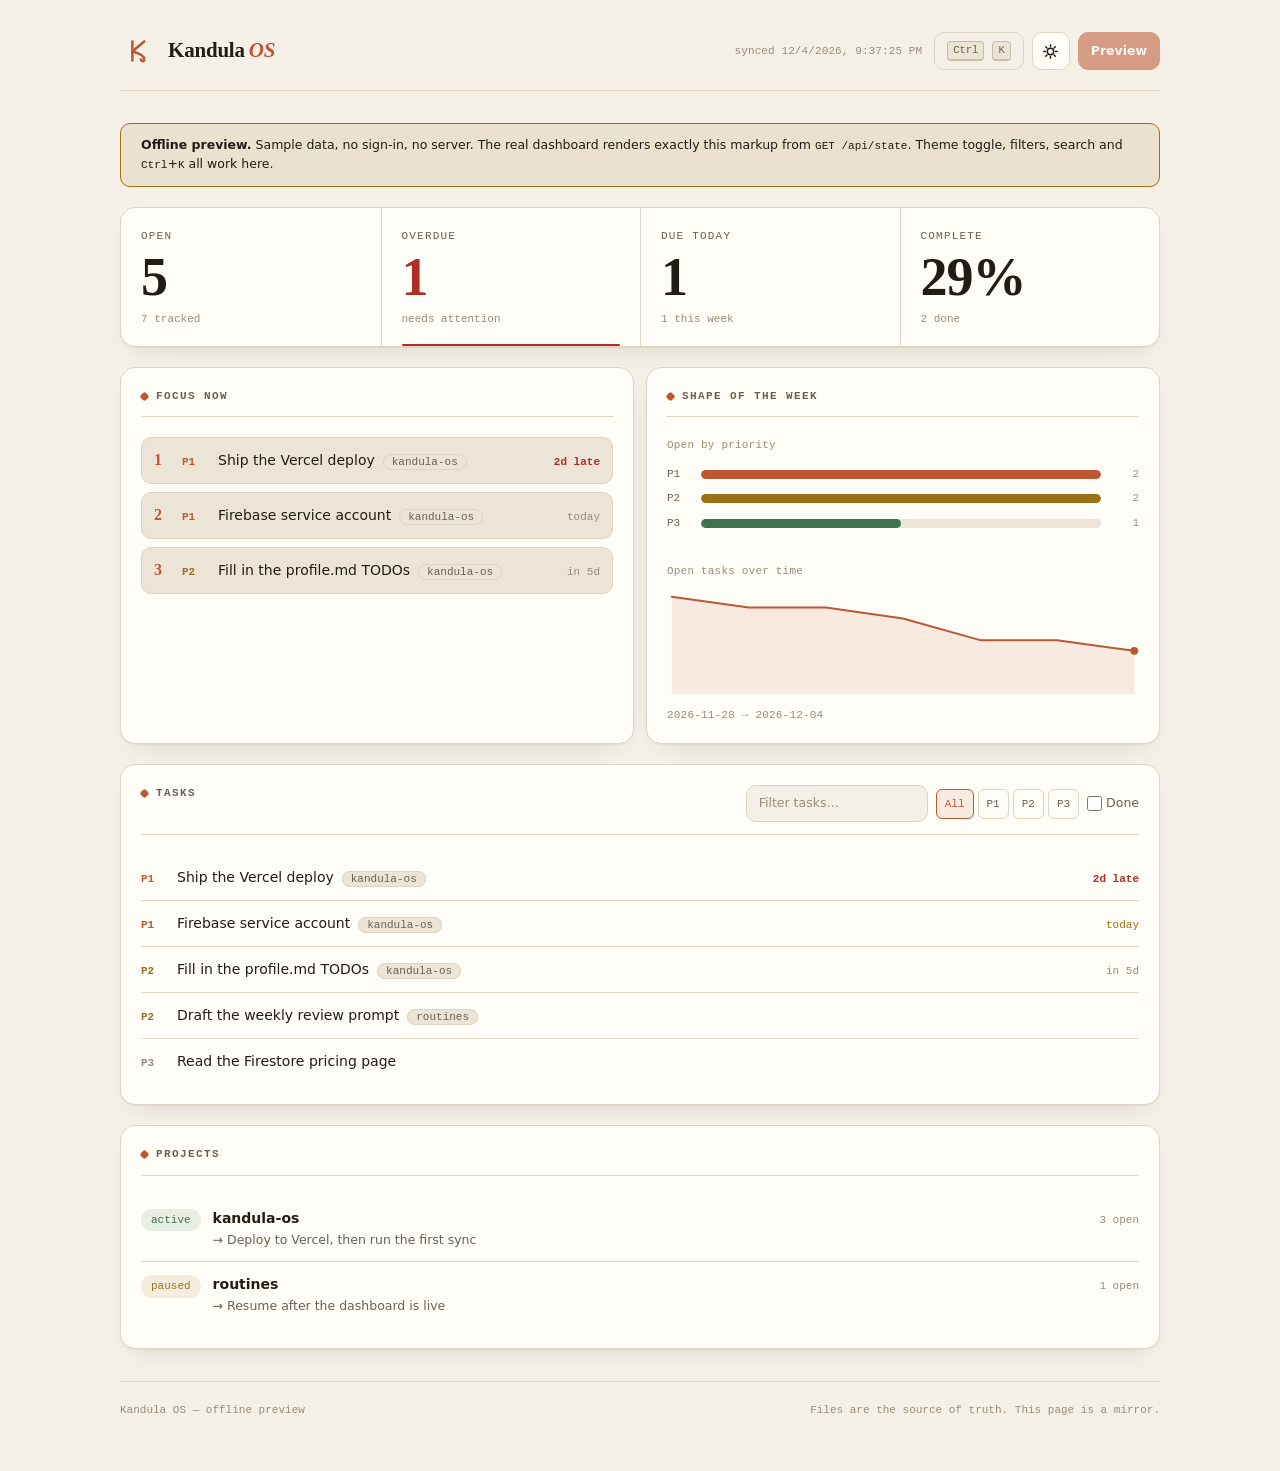
<file: docs/preview.html>
<!DOCTYPE html>
<html lang="en">
<head>
  <meta charset="UTF-8">
  <meta name="viewport" content="width=device-width, initial-scale=1.0">
  <meta name="color-scheme" content="light dark">
  <title>Kandula OS — offline preview</title>
  <link rel="icon" href="../static/favicon.svg" type="image/svg+xml">
  <link rel="stylesheet" href="../static/css/tokens.css">
  <link rel="stylesheet" href="../static/css/dashboard.css">
  <script src="../static/js/theme.js"></script>
  <style>
    .preview-note {
      background: var(--amber-wash); border: 1px solid var(--amber);
      color: var(--ink); border-radius: var(--r-md);
      padding: var(--s3) var(--s4); margin-bottom: var(--s4);
      font-size: var(--t-sm);
    }
    .preview-note code { font-family: var(--font-mono); font-size: var(--t-xs); }
  </style>
</head>
<body>
  <header class="topbar">
    <div class="brand">
      <svg class="mark" viewBox="0 0 64 64" aria-hidden="true" focusable="false">
        <g fill="none" stroke="currentColor" stroke-width="4.5" stroke-linecap="round" stroke-linejoin="round">
          <path d="M22 15 V49"/>
          <path d="M22 33 L43 15"/>
          <path d="M22 33 C34 36 43 41 43 47 C43 51 38 51 37 47"/>
        </g>
      </svg>
      <h1>Kandula<span>OS</span></h1>
    </div>
    <div class="topbar-actions">
      <span id="last-sync" class="last-sync"></span>
      <button id="palette-btn" type="button" class="btn ghost" aria-haspopup="dialog" title="Command palette">
        <span class="kbd">Ctrl</span><span class="kbd">K</span>
      </button>
      <button id="theme-btn" type="button" class="btn icon" aria-label="Switch theme" title="Switch theme">
        <svg viewBox="0 0 24 24" aria-hidden="true" focusable="false" class="i-sun">
          <circle cx="12" cy="12" r="4.5" fill="none" stroke="currentColor" stroke-width="2"/>
          <g stroke="currentColor" stroke-width="2" stroke-linecap="round">
            <path d="M12 2.5v2.5M12 19v2.5M2.5 12h2.5M19 12h2.5M5.2 5.2l1.8 1.8M17 17l1.8 1.8M18.8 5.2 17 7M7 17l-1.8 1.8"/>
          </g>
        </svg>
        <svg viewBox="0 0 24 24" aria-hidden="true" focusable="false" class="i-moon">
          <path d="M20 14.5A8.5 8.5 0 0 1 9.5 4a8.5 8.5 0 1 0 10.5 10.5z" fill="none" stroke="currentColor" stroke-width="2" stroke-linejoin="round"/>
        </svg>
      </button>
      <button id="auth-btn" type="button" class="btn primary" disabled>Preview</button>
    </div>
  </header>

  <p class="preview-note">
    <strong>Offline preview.</strong> Sample data, no sign-in, no server. The real
    dashboard renders exactly this markup from <code>GET /api/state</code>.
    Theme toggle, filters, search and <code>Ctrl</code>+<code>K</code> all work here.
  </p>

  <p id="message" class="msg" role="status" hidden></p>

  <main id="main" hidden>
    <section class="tiles" aria-label="Summary">
      <article class="tile"><span class="tile-label">Open</span><strong id="m-open" class="tile-value">—</strong><span id="m-open-sub" class="tile-sub"></span></article>
      <article class="tile"><span class="tile-label">Overdue</span><strong id="m-overdue" class="tile-value">—</strong><span id="m-overdue-sub" class="tile-sub"></span></article>
      <article class="tile"><span class="tile-label">Due today</span><strong id="m-today" class="tile-value">—</strong><span id="m-today-sub" class="tile-sub"></span></article>
      <article class="tile"><span class="tile-label">Complete</span><strong id="m-rate" class="tile-value">—</strong><span id="m-rate-sub" class="tile-sub"></span></article>
    </section>

    <div class="split">
      <section class="card" aria-labelledby="focus-h">
        <h2 id="focus-h">Focus now</h2>
        <ol id="focus" class="focus-list"></ol>
      </section>
      <section class="card" aria-labelledby="charts-h">
        <h2 id="charts-h">Shape of the week</h2>
        <div id="chart-priority" class="chart"></div>
        <div id="chart-trend" class="chart"></div>
      </section>
    </div>

    <section class="card" aria-labelledby="tasks-h">
      <div class="card-head">
        <h2 id="tasks-h">Tasks</h2>
        <div class="filters">
          <label class="visually-hidden" for="search">Search tasks</label>
          <input id="search" type="search" class="input" placeholder="Filter tasks…" autocomplete="off">
          <div class="chips" role="group" aria-label="Filter by priority">
            <button type="button" class="chip is-on" data-prio="all">All</button>
            <button type="button" class="chip" data-prio="P1">P1</button>
            <button type="button" class="chip" data-prio="P2">P2</button>
            <button type="button" class="chip" data-prio="P3">P3</button>
          </div>
          <label class="toggle"><input id="show-done" type="checkbox"> <span>Done</span></label>
        </div>
      </div>
      <ul id="tasks" class="task-list"></ul>
      <p id="tasks-empty" class="empty" hidden></p>
    </section>

    <section class="card" aria-labelledby="projects-h">
      <h2 id="projects-h">Projects</h2>
      <ul id="projects" class="project-list"></ul>
    </section>
  </main>

  <dialog id="palette" class="palette" aria-label="Command palette">
    <label class="visually-hidden" for="palette-input">Command or search</label>
    <input id="palette-input" type="text" class="palette-input" placeholder="Jump to a task, project, or command…" autocomplete="off">
    <ul id="palette-results" class="palette-results" role="listbox"></ul>
    <footer class="palette-foot">
      <span><span class="kbd">↑</span><span class="kbd">↓</span> navigate</span>
      <span><span class="kbd">Enter</span> select</span>
      <span><span class="kbd">Esc</span> close</span>
    </footer>
  </dialog>

  <footer class="pagefoot">
    <span>Kandula OS — offline preview</span>
    <span>Files are the source of truth. This page is a mirror.</span>
  </footer>

  <!-- no firebase config on <body>, so dashboard.js skips auth and only exposes render -->
  <script src="../static/js/dashboard.js"></script>
  <script src="preview-data.js"></script>
</body>
</html>
</file>
<file: static/css/tokens.css>
/* Kandula OS design tokens — the "field ledger" world.
   A warm paper instrument: ink on ivory by day, ink on deep slate after hours.
   Serif figures for the numbers you read, mono for the data the machine wrote.
   Light is the base; dark overrides only what changes. `data-theme` on <html>
   wins over the media query in both directions so the toggle always applies. */

:root {
  color-scheme: light dark;

  /* surfaces — warm paper */
  --bg: #f4f0e7;
  --surface: #fffdf7;
  --surface-2: #ece5d7;
  --line: #ddd4c2;
  --line-strong: #c7bca4;

  /* ink — warm, never pure black */
  --ink: #211c15;
  --muted: #6a6053;
  --faint: #988d7a;

  /* accents — P1 clay, P2 amber, P3 sage, info blue */
  --clay: #bd5732;
  --amber: #9c7016;
  --sage: #3d7350;
  --blue: #3c5c9c;
  --danger: #ac2e25;

  /* accent washes for chips, chart fills, state cells */
  --clay-wash: rgba(189, 87, 50, 0.11);
  --amber-wash: rgba(156, 112, 22, 0.11);
  --sage-wash: rgba(61, 115, 80, 0.11);
  --blue-wash: rgba(60, 92, 156, 0.11);

  --ring: rgba(189, 87, 50, 0.42);

  /* depth — real offset, soft blur; the ledger sits on the desk, it doesn't float */
  --shadow: 0 1px 1px rgba(52, 40, 24, .05), 0 10px 26px -16px rgba(52, 40, 24, .22);
  --shadow-lift: 0 2px 4px rgba(52, 40, 24, .07), 0 28px 56px -24px rgba(52, 40, 24, .34);

  /* paper grain — two faint dot fields, no external asset */
  --grain:
    radial-gradient(rgba(120, 96, 60, 0.05) 1px, transparent 1.4px) 0 0 / 22px 22px,
    radial-gradient(rgba(120, 96, 60, 0.035) 1px, transparent 1.4px) 11px 11px / 22px 22px;

  /* type — serif for figures you read, sans for chrome, mono for machine data */
  --font-display: "Iowan Old Style", "Palatino Linotype", Palatino, "Book Antiqua", Georgia, "Times New Roman", serif;
  --font-ui: "Segoe UI", system-ui, -apple-system, "Helvetica Neue", sans-serif;
  --font-mono: ui-monospace, "Cascadia Code", "SF Mono", Consolas, monospace;
  --t-xs: 11px;
  --t-sm: 12.5px;
  --t-base: 14px;
  --t-md: 16px;
  --t-lg: 21px;
  --t-xl: 30px;
  --t-2xl: 42px;
  --t-3xl: 54px;

  /* space — 4pt scale */
  --s1: 4px;
  --s2: 8px;
  --s3: 12px;
  --s4: 20px;
  --s5: 32px;
  --s6: 52px;

  --r-sm: 6px;
  --r-md: 10px;
  --r-lg: 15px;

  /* motion */
  --fast: 120ms;
  --base: 240ms;
  --slow: 600ms;
  --ease: cubic-bezier(.2, .8, .2, 1);
  --ease-out: cubic-bezier(.16, 1, .3, 1);

  --page: 1080px;
}

@media (prefers-color-scheme: dark) {
  :root:not([data-theme="light"]) {
    --bg: #0f1015;
    --surface: #16181f;
    --surface-2: #1d2029;
    --line: #282c36;
    --line-strong: #3b414e;

    --ink: #ece6da;
    --muted: #9a9384;
    --faint: #6b6557;

    --clay: #db7d5c;
    --amber: #d6a343;
    --sage: #6fa88a;
    --blue: #7d9de0;
    --danger: #e0736b;

    --clay-wash: rgba(219, 125, 92, 0.15);
    --amber-wash: rgba(214, 163, 67, 0.15);
    --sage-wash: rgba(111, 168, 138, 0.15);
    --blue-wash: rgba(125, 157, 224, 0.15);

    --ring: rgba(219, 125, 92, 0.55);
    --shadow: 0 1px 2px rgba(0, 0, 0, .4), 0 12px 30px -16px rgba(0, 0, 0, .66);
    --shadow-lift: 0 2px 4px rgba(0, 0, 0, .48), 0 30px 60px -24px rgba(0, 0, 0, .74);

    --grain:
      radial-gradient(rgba(255, 246, 230, 0.022) 1px, transparent 1.4px) 0 0 / 22px 22px,
      radial-gradient(rgba(255, 246, 230, 0.015) 1px, transparent 1.4px) 11px 11px / 22px 22px;
  }
}

:root[data-theme="dark"] {
  --bg: #0f1015;
  --surface: #16181f;
  --surface-2: #1d2029;
  --line: #282c36;
  --line-strong: #3b414e;

  --ink: #ece6da;
  --muted: #9a9384;
  --faint: #6b6557;

  --clay: #db7d5c;
  --amber: #d6a343;
  --sage: #6fa88a;
  --blue: #7d9de0;
  --danger: #e0736b;

  --clay-wash: rgba(219, 125, 92, 0.15);
  --amber-wash: rgba(214, 163, 67, 0.15);
  --sage-wash: rgba(111, 168, 138, 0.15);
  --blue-wash: rgba(125, 157, 224, 0.15);

  --ring: rgba(219, 125, 92, 0.55);
  --shadow: 0 1px 2px rgba(0, 0, 0, .4), 0 12px 30px -16px rgba(0, 0, 0, .66);
  --shadow-lift: 0 2px 4px rgba(0, 0, 0, .48), 0 30px 60px -24px rgba(0, 0, 0, .74);

  --grain:
    radial-gradient(rgba(255, 246, 230, 0.022) 1px, transparent 1.4px) 0 0 / 22px 22px,
    radial-gradient(rgba(255, 246, 230, 0.015) 1px, transparent 1.4px) 11px 11px / 22px 22px;
}
</file>
<file: static/css/dashboard.css>
/* Kandula OS dashboard — the field-ledger composition.
   Tokens live in tokens.css; this file only composes them. Every id and class
   the renderer touches (static/js/dashboard.js) is preserved. */

* { box-sizing: border-box; margin: 0; padding: 0; }

html { -webkit-text-size-adjust: 100%; }

body {
  background: var(--bg);
  color: var(--ink);
  font-family: var(--font-ui);
  font-size: var(--t-base);
  line-height: 1.5;
  min-height: 100vh;
  padding: var(--s5) var(--s4) var(--s6);
  max-width: var(--page);
  margin: 0 auto;
  -webkit-font-smoothing: antialiased;
  text-rendering: optimizeLegibility;
}

/* Paper grain — fixed so the page reads as one sheet, not scrolling wallpaper. */
body::before {
  content: "";
  position: fixed; inset: 0; z-index: -1;
  background-image: var(--grain);
  pointer-events: none;
}

.visually-hidden {
  position: absolute; width: 1px; height: 1px; overflow: hidden;
  clip-path: inset(50%); white-space: nowrap;
}

.skip-link {
  position: absolute; left: var(--s4); top: -60px;
  background: var(--surface); color: var(--ink);
  border: 1px solid var(--line-strong); border-radius: var(--r-sm);
  padding: var(--s2) var(--s3); z-index: 20;
  transition: top var(--fast) var(--ease);
}
.skip-link:focus { top: var(--s3); }

:where(a, button, input, [tabindex]):focus-visible {
  outline: 2px solid var(--clay);
  outline-offset: 2px;
  border-radius: var(--r-sm);
}

/* ---------- top bar ---------- */

.topbar {
  display: flex; align-items: center; justify-content: space-between;
  gap: var(--s3); flex-wrap: wrap; margin-bottom: var(--s5);
  padding-bottom: var(--s4);
  border-bottom: 1px solid var(--line);
}

.brand { display: flex; align-items: center; gap: var(--s3); }
.mark { width: 36px; height: 36px; color: var(--clay); flex-shrink: 0; }
.brand h1 {
  font-family: var(--font-display);
  font-size: var(--t-lg); font-weight: 600; letter-spacing: -0.2px;
}
.brand h1 span { color: var(--clay); margin-left: 4px; font-style: italic; }

.topbar-actions { display: flex; align-items: center; gap: var(--s2); flex-wrap: wrap; }

.last-sync {
  font-family: var(--font-mono); font-size: var(--t-xs);
  color: var(--faint); margin-right: var(--s1); letter-spacing: 0.1px;
}

.btn {
  background: var(--surface); color: var(--ink);
  border: 1px solid var(--line); border-radius: var(--r-md);
  padding: 0 var(--s3); min-height: 38px;
  font: inherit; font-size: var(--t-sm); cursor: pointer;
  display: inline-flex; align-items: center; gap: var(--s2);
  transition: border-color var(--fast) var(--ease), background var(--fast) var(--ease),
              transform var(--fast) var(--ease), box-shadow var(--fast) var(--ease);
}
.btn:hover { border-color: var(--line-strong); box-shadow: var(--shadow); }
.btn:active { transform: translateY(1px); }
.btn.primary { background: var(--clay); border-color: var(--clay); color: #fff; font-weight: 550; }
.btn.primary:hover { filter: brightness(1.06); }
.btn.primary:disabled { opacity: .55; cursor: default; filter: none; box-shadow: none; }
.btn.ghost { background: transparent; }
.btn.icon { padding: 0; width: 38px; justify-content: center; }
.btn.icon svg { width: 17px; height: 17px; }

.i-moon { display: none; }
:root[data-theme="dark"] .i-sun { display: none; }
:root[data-theme="dark"] .i-moon { display: block; }
@media (prefers-color-scheme: dark) {
  :root:not([data-theme="light"]) .i-sun { display: none; }
  :root:not([data-theme="light"]) .i-moon { display: block; }
}

.kbd {
  font-family: var(--font-mono); font-size: 10.5px; line-height: 1;
  border: 1px solid var(--line-strong); border-bottom-width: 2px;
  border-radius: 4px; padding: 3px 5px; color: var(--muted);
  background: var(--surface-2);
}

/* ---------- messages ---------- */

.msg { color: var(--muted); padding: var(--s5) 0; }
.msg.error { color: var(--danger); }
.empty { color: var(--faint); font-size: var(--t-sm); padding: var(--s4) 0; text-align: center; }

/* ---------- metric ledger band ---------- */
/* One panel, four columns split by hairline rules — not four floating cards.
   renderTiles() rewrites the overdue cell's class to `tile alert`/`tile good`,
   so state colour lives on `.tile`, never on an extra wrapper class. */

.tiles {
  display: grid; margin-bottom: var(--s4);
  grid-template-columns: repeat(4, 1fr);
  background: var(--surface); border: 1px solid var(--line);
  border-radius: var(--r-lg); box-shadow: var(--shadow);
  overflow: hidden;
}

.tile {
  padding: var(--s4) var(--s4) calc(var(--s4) - 2px);
  display: flex; flex-direction: column; gap: var(--s2);
  border-left: 1px solid var(--line);
  position: relative;
}
.tile:first-child { border-left: none; }

.tile-label {
  font-family: var(--font-mono);
  font-size: var(--t-xs); text-transform: uppercase; letter-spacing: 1.2px;
  color: var(--muted); font-weight: 500;
}
.tile-value {
  font-family: var(--font-display);
  font-size: var(--t-3xl); font-weight: 600; line-height: .95;
  letter-spacing: -1px; font-variant-numeric: tabular-nums lining-nums;
  font-feature-settings: "tnum" 1, "lnum" 1;
}
.tile-sub { font-family: var(--font-mono); font-size: var(--t-xs); color: var(--faint); }
.tile.alert .tile-value { color: var(--danger); }
.tile.good .tile-value { color: var(--sage); }
/* the accent hairline under a live state, drawn only when the cell is flagged */
.tile.alert::after, .tile.good::after {
  content: ""; position: absolute; left: var(--s4); right: var(--s4); bottom: 0;
  height: 2px; border-radius: 2px;
}
.tile.alert::after { background: var(--danger); }
.tile.good::after { background: var(--sage); }

/* ---------- cards ---------- */

.split {
  display: grid; gap: var(--s3); margin-bottom: var(--s4);
  grid-template-columns: repeat(auto-fit, minmax(300px, 1fr));
}

.card {
  background: var(--surface); border: 1px solid var(--line);
  border-radius: var(--r-lg); padding: var(--s4);
  margin-bottom: var(--s4); box-shadow: var(--shadow);
}
.split .card { margin-bottom: 0; }

.card h2 {
  font-family: var(--font-mono);
  font-size: var(--t-xs); font-weight: 550; letter-spacing: 1.4px;
  text-transform: uppercase; color: var(--muted);
  margin-bottom: var(--s4);
  padding-bottom: var(--s3); border-bottom: 1px solid var(--line);
  display: flex; align-items: center; gap: var(--s2);
}
/* a small clay tick before each section title — a drawn mark, one weight */
.card h2::before {
  content: ""; width: 7px; height: 7px; flex-shrink: 0;
  background: var(--clay); border-radius: 2px; transform: rotate(45deg);
}

.card-head {
  display: flex; align-items: flex-start; justify-content: space-between;
  gap: var(--s3); flex-wrap: wrap; margin-bottom: var(--s4);
  padding-bottom: var(--s3); border-bottom: 1px solid var(--line);
}
.card-head h2 { margin-bottom: 0; padding-bottom: 0; border-bottom: none; }

/* ---------- filters ---------- */

.filters { display: flex; align-items: center; gap: var(--s2); flex-wrap: wrap; }

.input {
  background: var(--bg); color: var(--ink);
  border: 1px solid var(--line); border-radius: var(--r-md);
  padding: var(--s2) var(--s3); min-height: 36px; min-width: 180px;
  font: inherit; font-size: var(--t-sm);
  transition: border-color var(--fast) var(--ease), box-shadow var(--fast) var(--ease);
}
.input::placeholder { color: var(--faint); }
.input:focus { border-color: var(--clay); outline: none; box-shadow: 0 0 0 3px var(--ring); }

.chips { display: flex; gap: var(--s1); }
.chip {
  background: transparent; color: var(--muted);
  border: 1px solid var(--line); border-radius: var(--r-sm);
  padding: var(--s1) var(--s2); min-height: 30px;
  font-family: var(--font-mono); font-size: var(--t-xs); cursor: pointer;
  transition: border-color var(--fast) var(--ease), color var(--fast) var(--ease),
              background var(--fast) var(--ease);
}
.chip:hover { border-color: var(--line-strong); color: var(--ink); }
.chip.is-on { background: var(--clay-wash); border-color: var(--clay); color: var(--clay); }

.toggle {
  display: inline-flex; align-items: center; gap: var(--s1);
  font-size: var(--t-sm); color: var(--muted); cursor: pointer; user-select: none;
}
.toggle input { accent-color: var(--clay); width: 15px; height: 15px; cursor: pointer; }

/* ---------- task + project rows ---------- */

.task-list, .project-list, .focus-list { list-style: none; }

.task-list li, .project-list li {
  display: flex; align-items: baseline; gap: var(--s3);
  padding: var(--s3) 0; border-bottom: 1px solid var(--line);
  min-height: 44px;
}
.task-list li:last-child, .project-list li:last-child { border-bottom: none; }
.task-list li { transition: transform var(--fast) var(--ease); }
.task-list li:hover { transform: translateX(4px); }

.prio {
  font-family: var(--font-mono); font-size: var(--t-xs); font-weight: 600;
  flex-shrink: 0; width: 24px; color: var(--clay);
}
.prio.p2 { color: var(--amber); }
.prio.p3 { color: var(--faint); }

.task-title { flex: 1; min-width: 0; overflow-wrap: anywhere; }
.task-title.is-done { color: var(--faint); text-decoration: line-through; }

.tag {
  font-family: var(--font-mono); font-size: var(--t-xs);
  color: var(--muted); background: var(--surface-2);
  border: 1px solid var(--line); border-radius: 999px;
  padding: 1px 8px; margin-left: var(--s2); white-space: nowrap;
}

.due {
  font-family: var(--font-mono); font-size: var(--t-xs);
  color: var(--faint); flex-shrink: 0; white-space: nowrap;
}
.due.is-soon { color: var(--amber); }
.due.is-overdue { color: var(--danger); font-weight: 600; }

/* ---------- focus list ---------- */

.focus-list { counter-reset: focus; display: flex; flex-direction: column; gap: var(--s2); }
.focus-list li {
  counter-increment: focus;
  display: flex; align-items: baseline; gap: var(--s3);
  background: var(--surface-2); border: 1px solid var(--line);
  border-radius: var(--r-md);
  padding: var(--s3);
}
/* The rank number carries the accent in the serif hand; the row stays quiet. */
.focus-list li::before {
  content: counter(focus);
  font-family: var(--font-display); font-size: var(--t-md); font-weight: 600;
  color: var(--clay); flex-shrink: 0; line-height: 1.1; width: 16px;
  font-variant-numeric: lining-nums;
}

/* ---------- projects ---------- */

.status {
  font-family: var(--font-mono); font-size: var(--t-xs);
  border-radius: 999px; padding: 2px 9px; flex-shrink: 0;
  background: var(--sage-wash); color: var(--sage); border: 1px solid transparent;
}
.status.paused { background: var(--amber-wash); color: var(--amber); }
.status.done { background: var(--surface-2); color: var(--faint); }

.proj-body { flex: 1; min-width: 0; }
.proj-name { font-weight: 550; }
.next { display: block; color: var(--muted); font-size: var(--t-sm); margin-top: 2px; }
.counts { font-family: var(--font-mono); font-size: var(--t-xs); color: var(--faint); flex-shrink: 0; }

/* ---------- charts ---------- */

.chart { margin-top: var(--s5); }
.chart:first-of-type { margin-top: 0; }
.chart svg { display: block; width: 100%; height: auto; overflow: visible; }
.chart-title {
  font-family: var(--font-mono); font-size: var(--t-xs);
  color: var(--faint); margin-bottom: var(--s3); letter-spacing: 0.2px;
}
.bar-row {
  display: grid; grid-template-columns: 26px 1fr 30px;
  align-items: center; gap: var(--s2); margin-bottom: var(--s2);
}
.bar-label { font-family: var(--font-mono); font-size: var(--t-xs); color: var(--muted); }
.bar-track { background: var(--surface-2); border-radius: 999px; height: 9px; overflow: hidden; }
.bar-fill {
  height: 100%; border-radius: 999px;
  transform-origin: left center;
  animation: grow var(--slow) var(--ease-out) both;
}
.bar-count {
  font-family: var(--font-mono); font-size: var(--t-xs); color: var(--faint);
  text-align: right; font-variant-numeric: tabular-nums;
}

@keyframes grow { from { transform: scaleX(0); } to { transform: scaleX(1); } }

/* ---------- command palette ---------- */

.palette {
  width: min(560px, calc(100vw - 32px));
  padding: 0; border: 1px solid var(--line-strong);
  border-radius: var(--r-lg); background: var(--surface); color: var(--ink);
  box-shadow: var(--shadow-lift); margin: 12vh auto auto;
}
.palette::backdrop { background: rgba(20, 14, 6, .5); backdrop-filter: blur(2px); }

.palette-input {
  width: 100%; background: transparent; color: var(--ink);
  border: none; border-bottom: 1px solid var(--line);
  padding: var(--s4); font: inherit; font-size: var(--t-md);
}
.palette-input:focus { outline: none; }
.palette-input::placeholder { color: var(--faint); }

.palette-results { list-style: none; max-height: 320px; overflow-y: auto; padding: var(--s2); }
.palette-results li {
  display: flex; align-items: center; gap: var(--s3);
  padding: var(--s3); border-radius: var(--r-md); cursor: pointer;
}
.palette-results li[aria-selected="true"] { background: var(--clay-wash); }
.palette-kind {
  font-family: var(--font-mono); font-size: 10px; text-transform: uppercase;
  letter-spacing: .6px; color: var(--faint); flex-shrink: 0; width: 52px;
}
.palette-foot {
  display: flex; gap: var(--s4); padding: var(--s3) var(--s4);
  border-top: 1px solid var(--line); font-size: var(--t-xs); color: var(--faint);
}
.palette-foot span { display: inline-flex; align-items: center; gap: 5px; }

/* ---------- skeletons ---------- */

.skeleton {
  background: linear-gradient(90deg, var(--surface-2) 25%, var(--line) 37%, var(--surface-2) 63%);
  background-size: 400% 100%;
  animation: shimmer 1.3s ease-in-out infinite;
  border-radius: var(--r-sm); height: 13px;
}
@keyframes shimmer {
  0% { background-position: 100% 0; }
  100% { background-position: -100% 0; }
}

/* ---------- footer ---------- */

.pagefoot {
  display: flex; justify-content: space-between; gap: var(--s3); flex-wrap: wrap;
  margin-top: var(--s5); padding-top: var(--s4); border-top: 1px solid var(--line);
  font-size: var(--t-xs); color: var(--faint); font-family: var(--font-mono);
}

/* ---------- the one authored moment ---------- */
/* The sheet settles onto the desk: a soft blur-and-rise, once, on first render. */

#main {
  opacity: 0; transform: translateY(10px); filter: blur(6px);
  transition: opacity var(--base) var(--ease-out),
              transform var(--base) var(--ease-out),
              filter var(--base) var(--ease-out);
}
#main.loaded { opacity: 1; transform: none; filter: none; }

@media (max-width: 620px) {
  .tiles { grid-template-columns: repeat(2, 1fr); }
  .tile:nth-child(3) { border-left: none; }
  .tile:nth-child(-n+2) { border-bottom: 1px solid var(--line); }
}

@media (max-width: 560px) {
  body { padding: var(--s4) var(--s3) var(--s5); }
  .tile-value { font-size: var(--t-2xl); }
  .filters { width: 100%; }
  .input { flex: 1; }
}

@media (prefers-reduced-motion: reduce) {
  #main { filter: none; }
  *, *::before, *::after {
    animation-duration: .01ms !important;
    animation-iteration-count: 1 !important;
    transition-duration: .01ms !important;
  }
}
</file>
